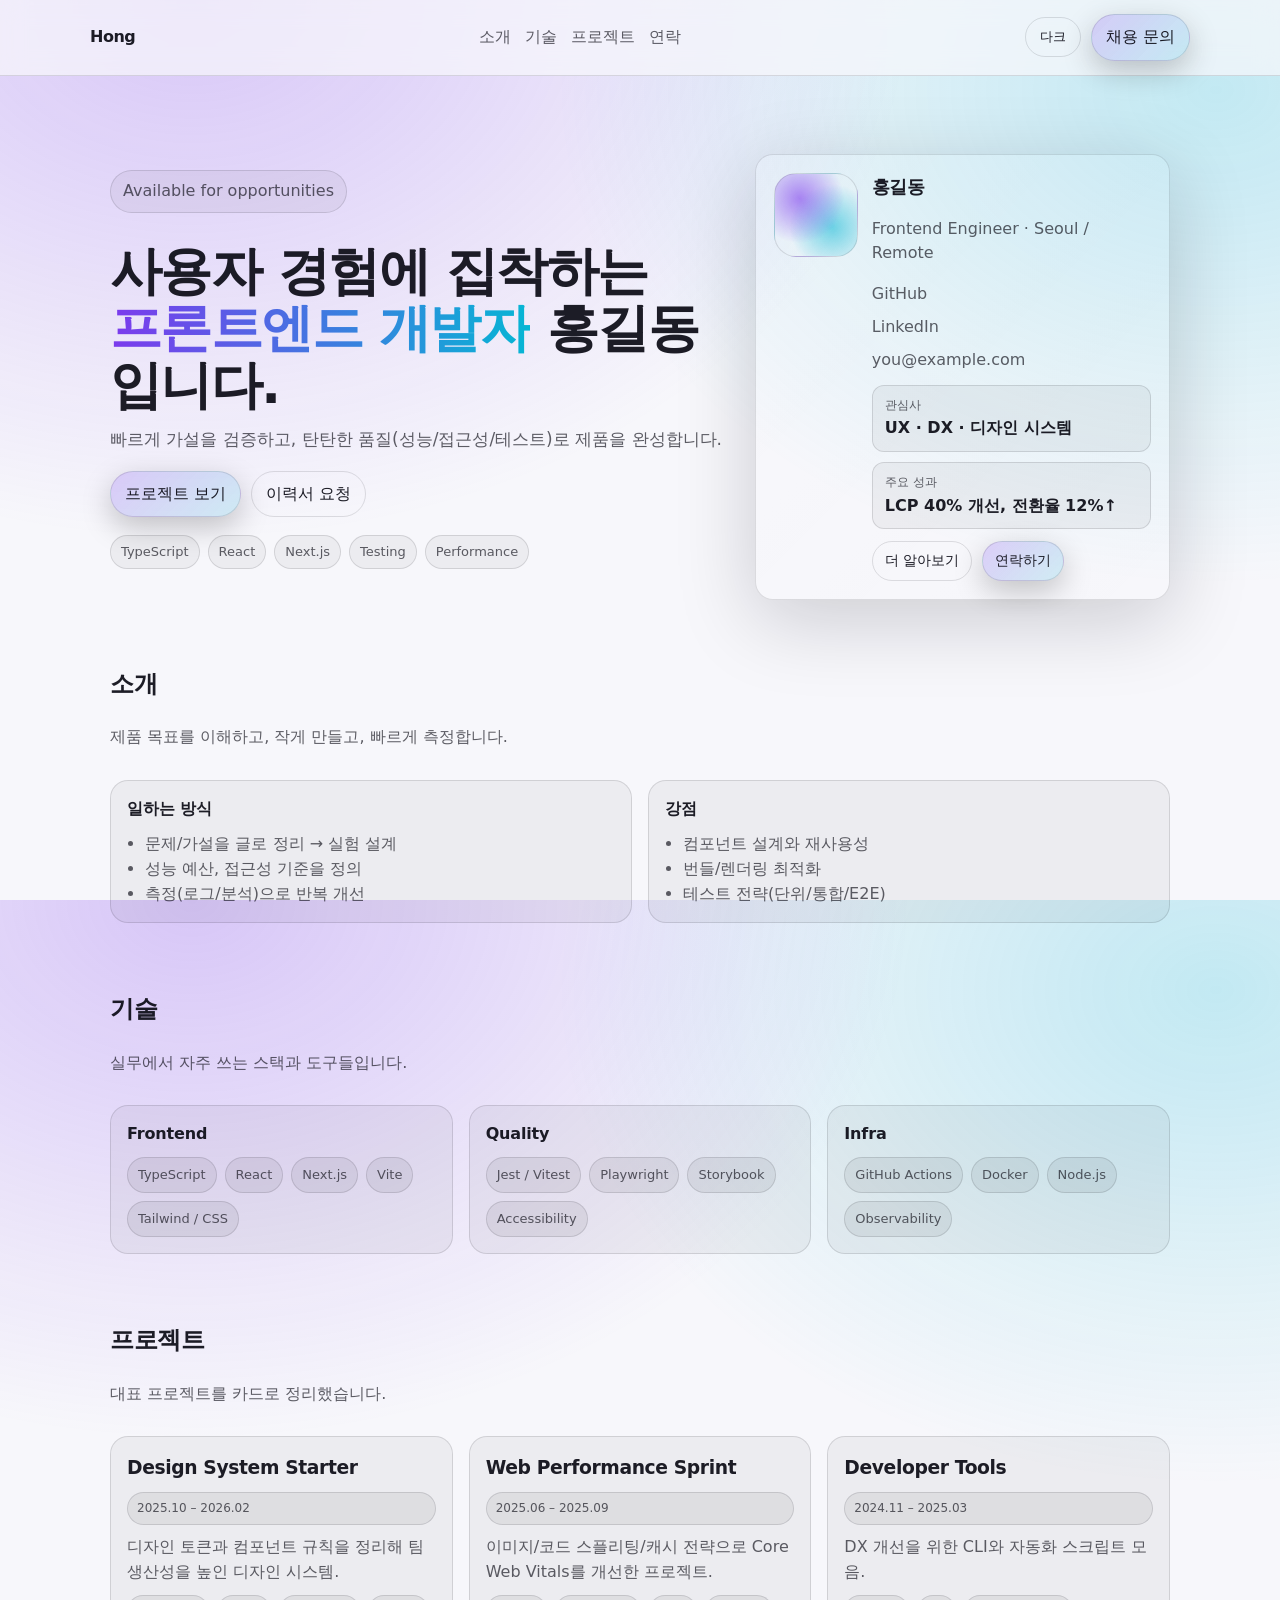
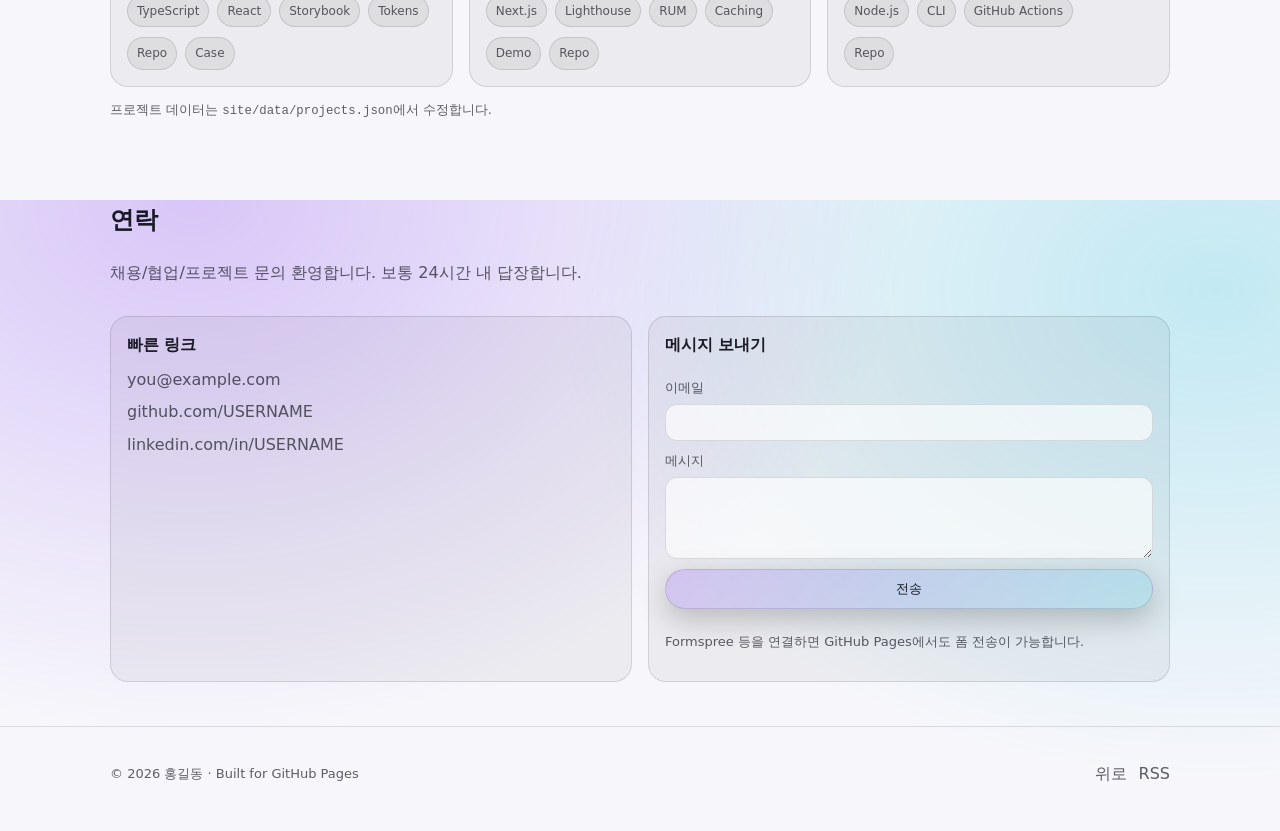
<file: site/index.html>
<!doctype html>
<html lang="ko">
  <head>
    <meta charset="utf-8" />
    <meta name="viewport" content="width=device-width, initial-scale=1" />
    <meta name="color-scheme" content="dark light" />
    <title>홍길동 | Developer Portfolio</title>
    <meta
      name="description"
      content="홍길동의 개발자 포트폴리오 — 프로젝트, 기술, 경험, 연락처를 한 곳에서."
    />

    <link rel="icon" href="./assets/favicon.svg" type="image/svg+xml" />
    <link rel="stylesheet" href="./assets/styles.css" />
  </head>
  <body>
    <a class="skip" href="#content">본문으로 건너뛰기</a>

    <header class="topbar">
      <div class="container topbar__inner">
        <a class="brand" href="./">Hong</a>
        <nav class="nav" aria-label="주요">
          <a href="#about">소개</a>
          <a href="#skills">기술</a>
          <a href="#projects">프로젝트</a>
          <a href="#contact">연락</a>
        </nav>
        <div class="topbar__actions">
          <button id="themeToggle" class="btn btn--ghost" type="button">
            테마
          </button>
          <a class="btn" href="#contact">채용 문의</a>
        </div>
      </div>
    </header>

    <main id="content">
      <section class="hero">
        <div class="container hero__grid">
          <div class="hero__copy">
            <p class="badge">Available for opportunities</p>
            <h1>
              사용자 경험에 집착하는<br />
              <span class="grad">프론트엔드 개발자</span> 홍길동입니다.
            </h1>
            <p class="lede">
              빠르게 가설을 검증하고, 탄탄한 품질(성능/접근성/테스트)로 제품을
              완성합니다.
            </p>
            <div class="hero__cta">
              <a class="btn" href="#projects">프로젝트 보기</a>
              <a class="btn btn--ghost" href="#contact">이력서 요청</a>
            </div>
            <ul class="chips" aria-label="핵심 키워드">
              <li>TypeScript</li>
              <li>React</li>
              <li>Next.js</li>
              <li>Testing</li>
              <li>Performance</li>
            </ul>
          </div>

          <div class="hero__card" role="region" aria-label="프로필 요약">
            <div class="avatar" aria-hidden="true"></div>
            <div class="hero__meta">
              <h2 class="h3">홍길동</h2>
              <p class="muted">Frontend Engineer · Seoul / Remote</p>
              <div class="links">
                <a href="https://github.com/USERNAME" target="_blank" rel="noreferrer"
                  >GitHub</a
                >
                <a
                  href="https://www.linkedin.com/in/USERNAME"
                  target="_blank"
                  rel="noreferrer"
                  >LinkedIn</a
                >
                <a href="mailto:you@example.com">you@example.com</a>
              </div>
              <div class="facts">
                <div class="fact">
                  <div class="fact__k">관심사</div>
                  <div class="fact__v">UX · DX · 디자인 시스템</div>
                </div>
                <div class="fact">
                  <div class="fact__k">주요 성과</div>
                  <div class="fact__v">LCP 40% 개선, 전환율 12%↑</div>
                </div>
              </div>
              <div class="hero__mini">
                <a class="btn btn--small btn--ghost" href="#about">더 알아보기</a>
                <a class="btn btn--small" href="#contact">연락하기</a>
              </div>
            </div>
          </div>
        </div>
      </section>

      <section id="about" class="section">
        <div class="container">
          <div class="section__head">
            <h2>소개</h2>
            <p class="muted">
              제품 목표를 이해하고, 작게 만들고, 빠르게 측정합니다.
            </p>
          </div>
          <div class="grid grid--2">
            <div class="card">
              <h3 class="h4">일하는 방식</h3>
              <ul class="list">
                <li>문제/가설을 글로 정리 → 실험 설계</li>
                <li>성능 예산, 접근성 기준을 정의</li>
                <li>측정(로그/분석)으로 반복 개선</li>
              </ul>
            </div>
            <div class="card">
              <h3 class="h4">강점</h3>
              <ul class="list">
                <li>컴포넌트 설계와 재사용성</li>
                <li>번들/렌더링 최적화</li>
                <li>테스트 전략(단위/통합/E2E)</li>
              </ul>
            </div>
          </div>
        </div>
      </section>

      <section id="skills" class="section">
        <div class="container">
          <div class="section__head">
            <h2>기술</h2>
            <p class="muted">실무에서 자주 쓰는 스택과 도구들입니다.</p>
          </div>
          <div class="grid grid--3">
            <div class="card">
              <h3 class="h4">Frontend</h3>
              <ul class="tags">
                <li>TypeScript</li>
                <li>React</li>
                <li>Next.js</li>
                <li>Vite</li>
                <li>Tailwind / CSS</li>
              </ul>
            </div>
            <div class="card">
              <h3 class="h4">Quality</h3>
              <ul class="tags">
                <li>Jest / Vitest</li>
                <li>Playwright</li>
                <li>Storybook</li>
                <li>Accessibility</li>
              </ul>
            </div>
            <div class="card">
              <h3 class="h4">Infra</h3>
              <ul class="tags">
                <li>GitHub Actions</li>
                <li>Docker</li>
                <li>Node.js</li>
                <li>Observability</li>
              </ul>
            </div>
          </div>
        </div>
      </section>

      <section id="projects" class="section">
        <div class="container">
          <div class="section__head">
            <h2>프로젝트</h2>
            <p class="muted">대표 프로젝트를 카드로 정리했습니다.</p>
          </div>
          <div id="projectsGrid" class="grid grid--3" aria-live="polite"></div>
          <p class="muted small">
            프로젝트 데이터는 <code>site/data/projects.json</code>에서 수정합니다.
          </p>
        </div>
      </section>

      <section id="contact" class="section">
        <div class="container">
          <div class="section__head">
            <h2>연락</h2>
            <p class="muted">
              채용/협업/프로젝트 문의 환영합니다. 보통 24시간 내 답장합니다.
            </p>
          </div>
          <div class="grid grid--2">
            <div class="card">
              <h3 class="h4">빠른 링크</h3>
              <div class="links">
                <a href="mailto:you@example.com">you@example.com</a>
                <a href="https://github.com/USERNAME" target="_blank" rel="noreferrer"
                  >github.com/USERNAME</a
                >
                <a
                  href="https://www.linkedin.com/in/USERNAME"
                  target="_blank"
                  rel="noreferrer"
                  >linkedin.com/in/USERNAME</a
                >
              </div>
            </div>
            <form class="card form" action="https://formspree.io/f/your-id" method="POST">
              <h3 class="h4">메시지 보내기</h3>
              <label>
                <span>이메일</span>
                <input name="email" type="email" autocomplete="email" required />
              </label>
              <label>
                <span>메시지</span>
                <textarea name="message" rows="4" required></textarea>
              </label>
              <button class="btn" type="submit">전송</button>
              <p class="muted small">
                Formspree 등을 연결하면 GitHub Pages에서도 폼 전송이 가능합니다.
              </p>
            </form>
          </div>
        </div>
      </section>
    </main>

    <footer class="footer">
      <div class="container footer__inner">
        <p class="muted small">
          © <span id="year"></span> 홍길동 · Built for GitHub Pages
        </p>
        <div class="footer__links">
          <a href="#content">위로</a>
          <a href="./rss.xml">RSS</a>
        </div>
      </div>
    </footer>

    <script src="./assets/main.js" type="module"></script>
  </body>
</html>
</file>
<file: site/assets/styles.css>
:root {
  --bg: #0b0c10;
  --surface: rgba(255, 255, 255, 0.06);
  --surface-2: rgba(255, 255, 255, 0.09);
  --text: rgba(255, 255, 255, 0.92);
  --muted: rgba(255, 255, 255, 0.68);
  --border: rgba(255, 255, 255, 0.12);
  --shadow: 0 20px 80px rgba(0, 0, 0, 0.55);
  --brand1: #7c3aed;
  --brand2: #06b6d4;
  --focus: rgba(6, 182, 212, 0.6);
  --radius: 18px;
  --radius-sm: 12px;
  --max: 1100px;
  --font: ui-sans-serif, system-ui, -apple-system, "Segoe UI", Roboto, "Noto Sans KR",
    "Apple SD Gothic Neo", "Malgun Gothic", Arial, sans-serif;
}

:root[data-theme="light"] {
  --bg: #f7f7fb;
  --surface: rgba(0, 0, 0, 0.045);
  --surface-2: rgba(0, 0, 0, 0.06);
  --text: rgba(10, 10, 20, 0.92);
  --muted: rgba(10, 10, 20, 0.65);
  --border: rgba(10, 10, 20, 0.12);
  --shadow: 0 20px 80px rgba(10, 10, 20, 0.18);
}

* {
  box-sizing: border-box;
}

html,
body {
  height: 100%;
}

body {
  margin: 0;
  background: radial-gradient(1200px 900px at 15% 0%, rgba(124, 58, 237, 0.26), transparent 60%),
    radial-gradient(1200px 900px at 95% 10%, rgba(6, 182, 212, 0.22), transparent 55%),
    var(--bg);
  color: var(--text);
  font-family: var(--font);
  line-height: 1.55;
}

a {
  color: inherit;
  text-decoration: none;
}

a:hover {
  text-decoration: underline;
  text-decoration-thickness: 2px;
  text-underline-offset: 3px;
}

code {
  font-family: ui-monospace, SFMono-Regular, Menlo, Monaco, Consolas, "Liberation Mono", "Courier New",
    monospace;
  font-size: 0.95em;
}

.container {
  max-width: var(--max);
  padding: 0 20px;
  margin: 0 auto;
}

.skip {
  position: absolute;
  left: 12px;
  top: 12px;
  padding: 10px 12px;
  background: var(--surface-2);
  border: 1px solid var(--border);
  border-radius: 999px;
  transform: translateY(-140%);
}

.skip:focus {
  transform: translateY(0);
  outline: 3px solid var(--focus);
  outline-offset: 2px;
}

.topbar {
  position: sticky;
  top: 0;
  z-index: 50;
  backdrop-filter: blur(12px);
  background: rgba(0, 0, 0, 0.28);
  border-bottom: 1px solid var(--border);
}

:root[data-theme="light"] .topbar {
  background: rgba(247, 247, 251, 0.72);
}

.topbar__inner {
  display: flex;
  align-items: center;
  justify-content: space-between;
  gap: 14px;
  padding: 14px 0;
}

.brand {
  font-weight: 800;
  letter-spacing: -0.03em;
}

.nav {
  display: none;
  gap: 14px;
  color: var(--muted);
}

@media (min-width: 820px) {
  .nav {
    display: flex;
  }
}

.topbar__actions {
  display: flex;
  align-items: center;
  gap: 10px;
}

.btn {
  display: inline-flex;
  align-items: center;
  justify-content: center;
  gap: 8px;
  padding: 10px 14px;
  border-radius: 999px;
  border: 1px solid var(--border);
  background: linear-gradient(135deg, rgba(124, 58, 237, 0.22), rgba(6, 182, 212, 0.16));
  color: var(--text);
  box-shadow: 0 10px 30px rgba(0, 0, 0, 0.22);
}

.btn:hover {
  text-decoration: none;
  border-color: rgba(255, 255, 255, 0.22);
}

:root[data-theme="light"] .btn:hover {
  border-color: rgba(0, 0, 0, 0.22);
}

.btn--ghost {
  background: transparent;
  box-shadow: none;
}

.btn--small {
  padding: 8px 12px;
  font-size: 14px;
}

.hero {
  padding: 56px 0 20px;
}

@media (min-width: 820px) {
  .hero {
    padding: 78px 0 32px;
  }
}

.hero__grid {
  display: grid;
  gap: 22px;
}

@media (min-width: 900px) {
  .hero__grid {
    grid-template-columns: 1.2fr 0.8fr;
    align-items: stretch;
  }
}

.badge {
  display: inline-flex;
  align-items: center;
  gap: 10px;
  padding: 8px 12px;
  border: 1px solid var(--border);
  border-radius: 999px;
  color: var(--muted);
  background: var(--surface);
  width: fit-content;
}

h1 {
  font-size: clamp(34px, 5vw, 52px);
  line-height: 1.1;
  letter-spacing: -0.03em;
  margin: 14px 0 12px;
}

.grad {
  background: linear-gradient(90deg, var(--brand1), var(--brand2));
  -webkit-background-clip: text;
  background-clip: text;
  color: transparent;
}

.lede {
  margin: 0;
  color: var(--muted);
  max-width: 60ch;
  font-size: 17px;
}

.hero__cta {
  display: flex;
  flex-wrap: wrap;
  gap: 10px;
  margin-top: 18px;
}

.chips {
  list-style: none;
  padding: 0;
  margin: 18px 0 0;
  display: flex;
  flex-wrap: wrap;
  gap: 8px;
  color: var(--muted);
}

.chips li {
  padding: 6px 10px;
  border: 1px solid var(--border);
  border-radius: 999px;
  background: var(--surface);
  font-size: 13px;
}

.hero__card {
  display: grid;
  grid-template-columns: 84px 1fr;
  gap: 14px;
  padding: 18px;
  border-radius: var(--radius);
  border: 1px solid var(--border);
  background: linear-gradient(135deg, rgba(255, 255, 255, 0.06), rgba(255, 255, 255, 0.03));
  box-shadow: var(--shadow);
}

.avatar {
  width: 84px;
  height: 84px;
  border-radius: 22px;
  background: radial-gradient(circle at 30% 30%, rgba(124, 58, 237, 0.6), transparent 55%),
    radial-gradient(circle at 70% 65%, rgba(6, 182, 212, 0.55), transparent 55%),
    rgba(255, 255, 255, 0.08);
  border: 1px solid var(--border);
}

.h3 {
  margin: 0;
  font-size: 18px;
  letter-spacing: -0.02em;
}

.muted {
  color: var(--muted);
}

.links {
  display: grid;
  gap: 8px;
  margin-top: 10px;
  color: var(--muted);
}

.facts {
  display: grid;
  gap: 10px;
  margin-top: 12px;
}

.fact {
  padding: 10px 12px;
  border: 1px solid var(--border);
  border-radius: var(--radius-sm);
  background: var(--surface);
}

.fact__k {
  font-size: 12px;
  color: var(--muted);
}

.fact__v {
  font-weight: 650;
  margin-top: 2px;
}

.hero__mini {
  display: flex;
  gap: 10px;
  margin-top: 12px;
  flex-wrap: wrap;
}

.section {
  padding: 34px 0;
}

.section__head {
  display: grid;
  gap: 6px;
  margin-bottom: 14px;
}

h2 {
  margin: 0;
  font-size: 24px;
  letter-spacing: -0.02em;
}

.grid {
  display: grid;
  gap: 14px;
}

@media (min-width: 820px) {
  .grid {
    gap: 16px;
  }
}

.grid--2 {
  grid-template-columns: 1fr;
}

.grid--3 {
  grid-template-columns: 1fr;
}

@media (min-width: 820px) {
  .grid--2 {
    grid-template-columns: repeat(2, minmax(0, 1fr));
  }
  .grid--3 {
    grid-template-columns: repeat(3, minmax(0, 1fr));
  }
}

.card {
  padding: 16px;
  border-radius: var(--radius);
  border: 1px solid var(--border);
  background: var(--surface);
}

.h4 {
  margin: 0 0 10px;
  font-size: 16px;
  letter-spacing: -0.01em;
}

.list {
  margin: 0;
  padding-left: 18px;
  color: var(--muted);
}

.tags {
  list-style: none;
  padding: 0;
  margin: 0;
  display: flex;
  flex-wrap: wrap;
  gap: 8px;
  color: var(--muted);
}

.tags li {
  padding: 7px 10px;
  border-radius: 999px;
  border: 1px solid var(--border);
  background: var(--surface-2);
  font-size: 13px;
}

.small {
  font-size: 13px;
}

.project {
  display: grid;
  gap: 10px;
  height: 100%;
}

.project__title {
  margin: 0;
  font-weight: 750;
  letter-spacing: -0.02em;
}

.project__desc {
  margin: 0;
  color: var(--muted);
}

.project__meta {
  display: flex;
  flex-wrap: wrap;
  gap: 8px;
  margin-top: auto;
}

.pill {
  padding: 6px 9px;
  border-radius: 999px;
  border: 1px solid var(--border);
  background: var(--surface-2);
  font-size: 12px;
  color: var(--muted);
}

.form {
  display: grid;
  gap: 10px;
}

label {
  display: grid;
  gap: 6px;
  color: var(--muted);
  font-size: 13px;
}

input,
textarea {
  width: 100%;
  border-radius: 12px;
  border: 1px solid var(--border);
  background: rgba(0, 0, 0, 0.18);
  color: var(--text);
  padding: 10px 12px;
  font-family: inherit;
}

:root[data-theme="light"] input,
:root[data-theme="light"] textarea {
  background: rgba(255, 255, 255, 0.65);
}

input:focus,
textarea:focus,
button:focus,
a:focus {
  outline: 3px solid var(--focus);
  outline-offset: 2px;
}

.footer {
  padding: 24px 0 34px;
  border-top: 1px solid var(--border);
  margin-top: 10px;
}

.footer__inner {
  display: flex;
  align-items: center;
  justify-content: space-between;
  gap: 10px;
  flex-wrap: wrap;
}

.footer__links {
  display: flex;
  gap: 12px;
  color: var(--muted);
}
</file>
